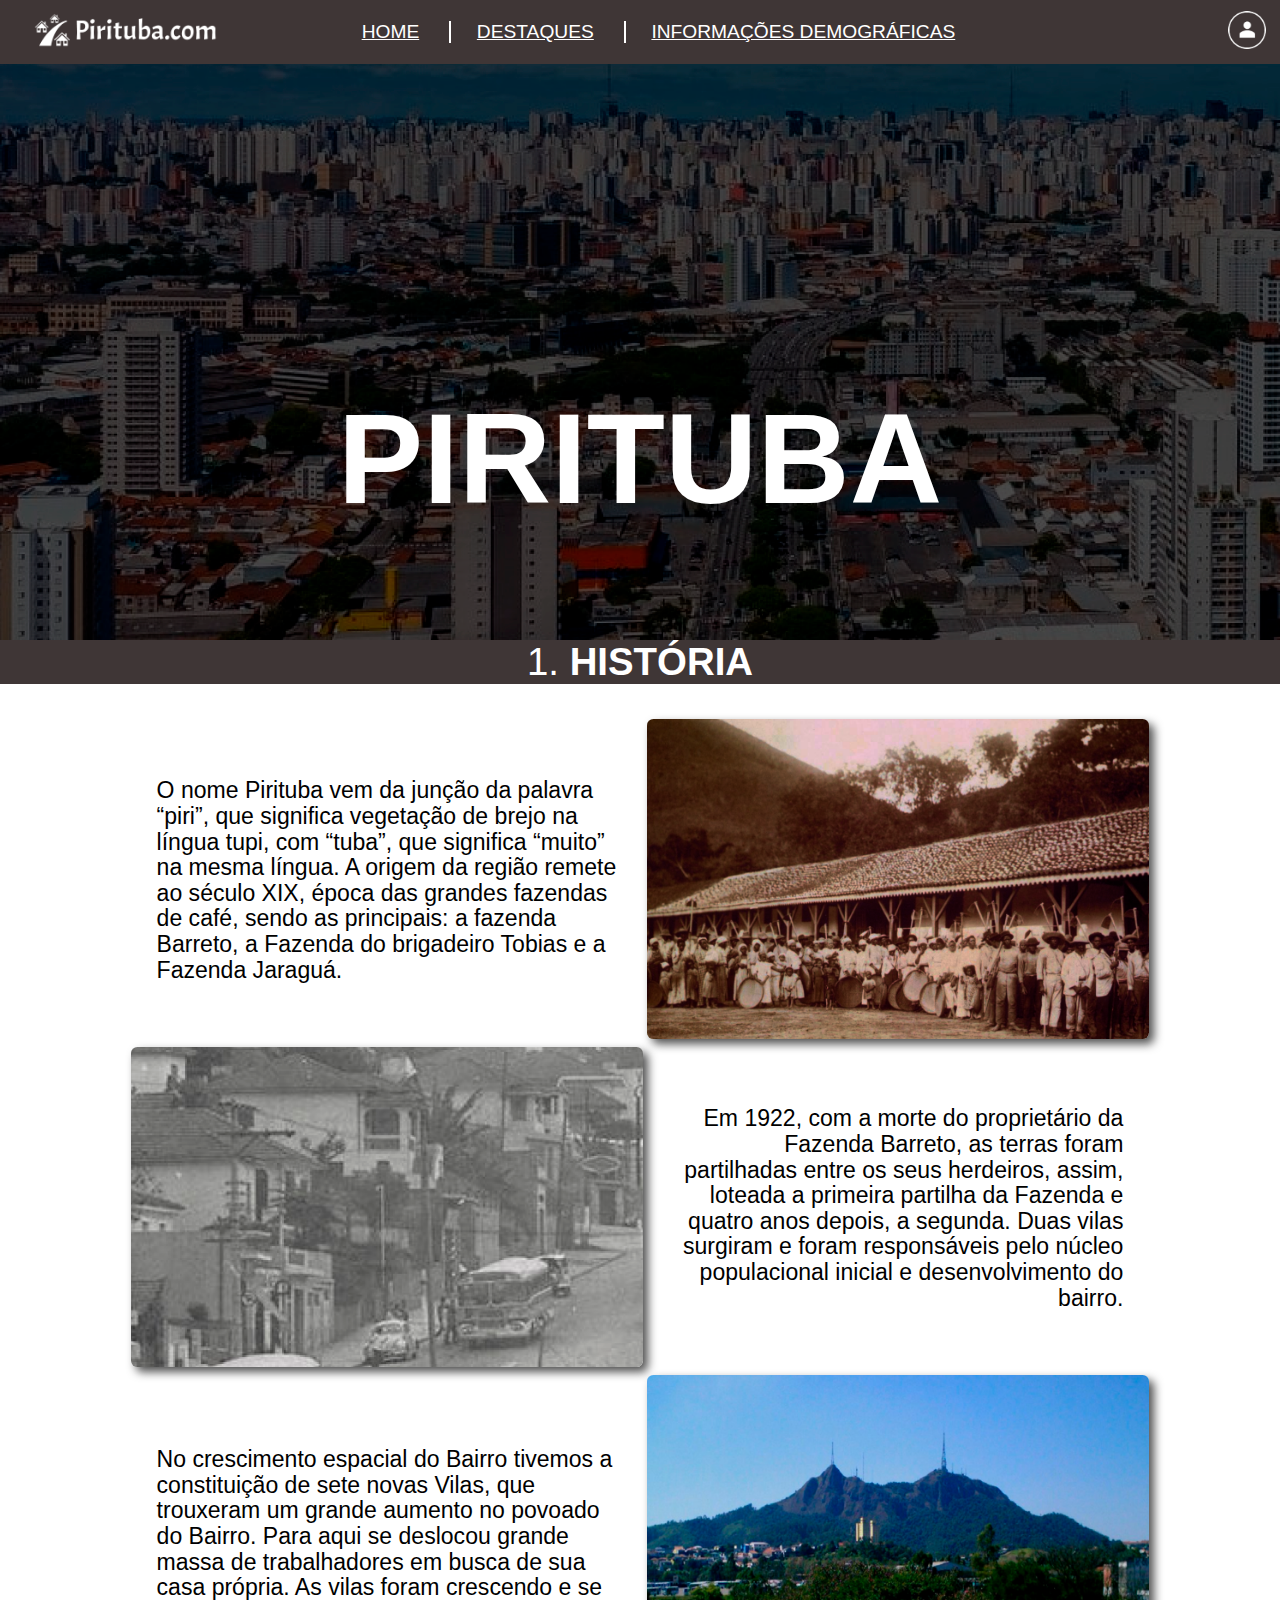
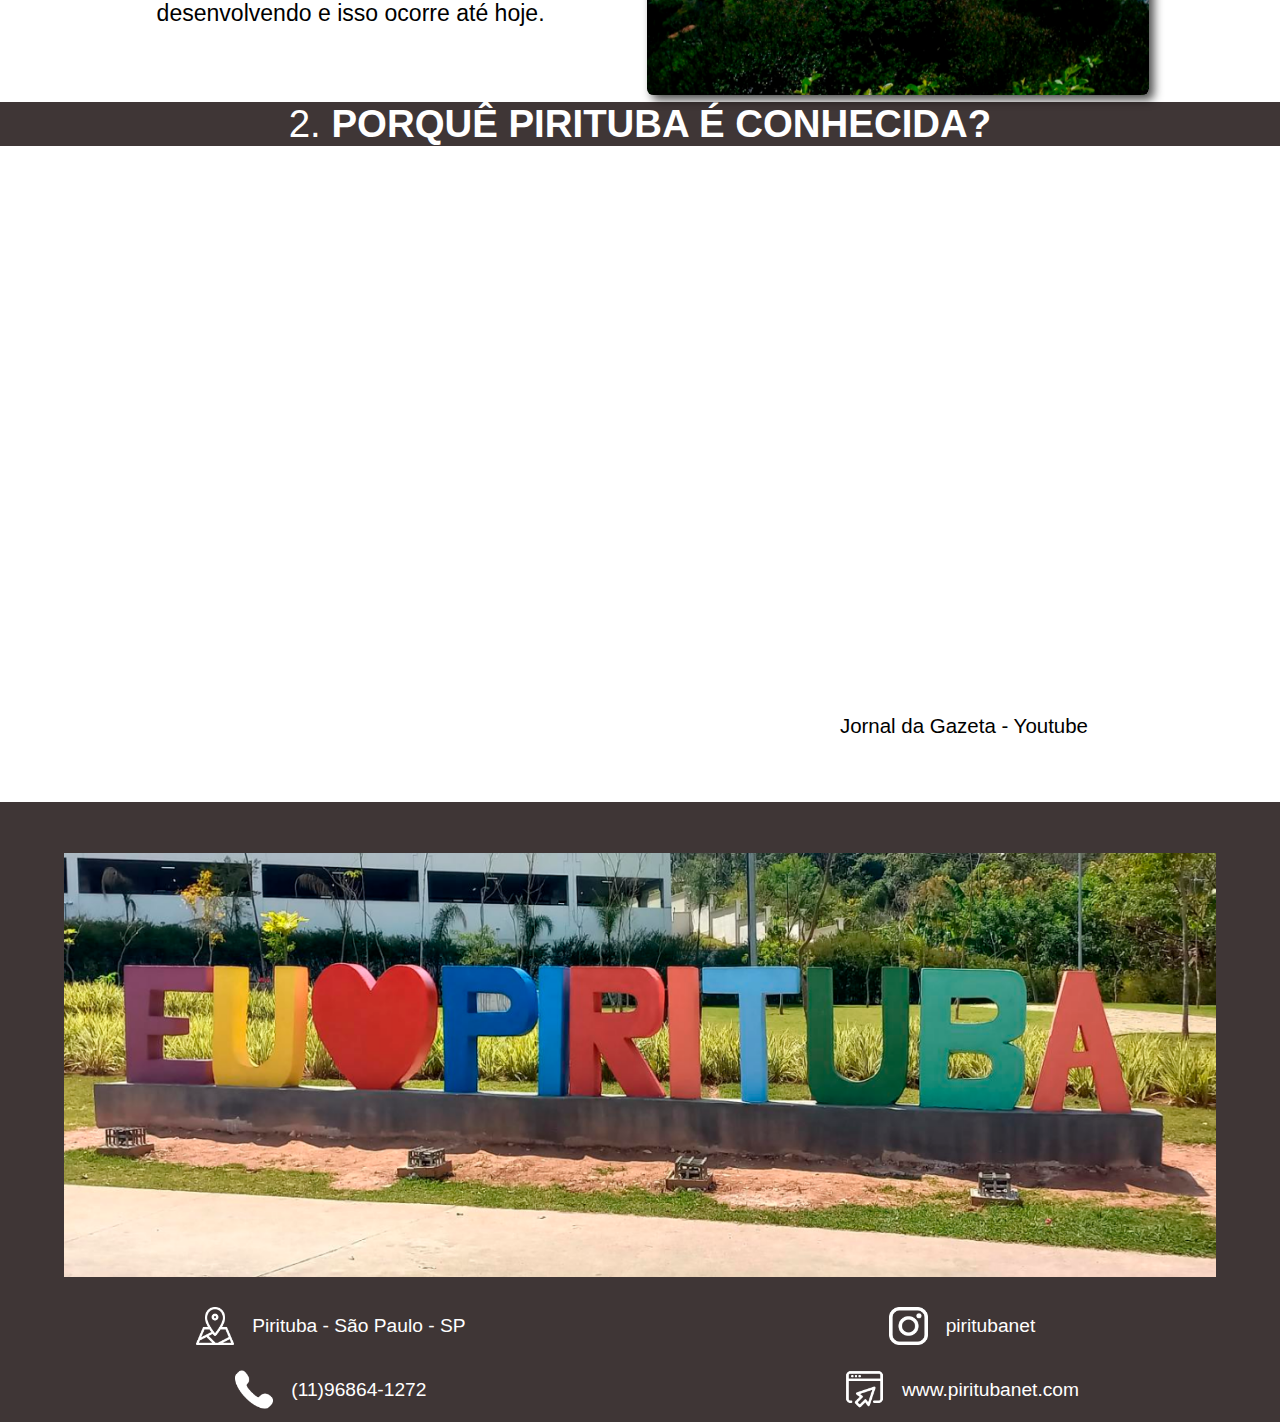
<file: site nina/index.html>
<!DOCTYPE html>
<html lang="pt-Br">
<head>
    <meta charset="UTF-8">
    <meta http-equiv="X-UA-Compatible" content="IE=edge">
    <meta name="viewport" content="width=device-width, initial-scale=1.0">
    <link href="http://fonts.cdnfonts.com/css/nats" rel="stylesheet">
    <link rel="stylesheet" href="styles/home.css">
    <link rel="stylesheet" href="styles/menu.css">
    <link rel="stylesheet" href="styles/rodapé.css">
    <link rel="shortcut icon" href="img/icones/logosite_ico.png.svg" type="image/x-icon" />
    <title>Pirituba.com</title>
</head>
<body>
    <header>
        <div>
            <img class="logo" src="img/icones/logo.png" alt="logo site">
        </div>
        <nav>
            <ul>
                <li><a href="index.html">home</a></li>
                <li><a href="destaques.html">destaques</a></li>
                <li><a href="informações.html">informações demográficas</a></li>
            </ul>
        </nav>
        <div>
            <a href="logar.html"><img class="perfil" src="img/icones/logar.png" alt="perfil"></a>
        </div>
    </header>
    <main>
        <div class="banner">
            <div class="banner-pirituba">
                <div class="imagem-pirituba"></div>
            </div>
            <div class="titulo">
                <h1>pirituba</h1>
            </div>
        </div>
        <section>
            <div class="sessão">
                <h2><span>1. </span>história</h2>
            </div>
            <table>
                <tr>
                    <td>
                        <p class="texto">O nome Pirituba vem da junção da palavra “piri”, que significa vegetação de brejo na língua tupi, com “tuba”, que significa “muito” na mesma língua. A origem da região remete ao século XIX, época das grandes fazendas de café, sendo as principais: a fazenda Barreto, a Fazenda do brigadeiro Tobias e a Fazenda Jaraguá.</p>
                    </td>
                    <td>
                        <img src="img/img1-home.png" alt="">
                    </td>
                </tr>
                <tr>
                    <td>
                        <img src="img/img2-home.png" alt="">
                    </td>
                    <td>
                        <p class="texto" style="text-align: right;">Em 1922, com a morte do proprietário da Fazenda Barreto, as terras foram partilhadas entre os seus herdeiros, assim, loteada a primeira partilha da Fazenda e quatro anos depois, a segunda. Duas vilas surgiram e foram responsáveis pelo núcleo populacional inicial e desenvolvimento do bairro. </p>
                    </td>
                </tr>
                <tr>
                    <td>
                        <p class="texto">No crescimento espacial do Bairro tivemos a constituição de sete novas Vilas, que trouxeram um gran­de aumento no povoado do Bairro. Para aqui se deslocou grande massa de traba­lhadores em busca de sua casa própria. As vilas foram crescendo e se desenvolvendo e isso ocorre até hoje.</p>
                    </td>
                    <td>
                        <img src="img/img3-home.png" alt="">
                    </td>
                </tr>
            </table>
        </section>
        <section>
            <div class="sessão">
                <h2><span>2. </span>PORQUÊ PIRITUBA É CONHECIDA?</h2>
            </div>
            <div class="video">
                <iframe src="https://www.youtube.com/embed/tgUgvyXcQ5I" title="YouTube video player" frameborder="0" allow="accelerometer; autoplay; clipboard-write; encrypted-media; gyroscope; picture-in-picture" allowfullscreen></iframe>
                <p>Jornal da Gazeta - Youtube</p>
            </div>
        </section>
    </main>
    <footer>
        <img class="imgHome" src="img/rodape-img-home.png" alt="">
        <div>
            <div>
                <a href="https://goo.gl/maps/THcJGbrKmmXYhrsR9" target="_blank">
                    <img src="img/icones/mapa.png" alt="">
                    <p>Pirituba - São Paulo - SP</p>
                </a>
            </div>
            <div>
                <a href="https://www.instagram.com/piritubanet/" target="_blank">
                    <img src="img/icones/instagram.png" alt="">
                    <p>piritubanet</p>
                </a>
            </div>
        </div>
        <div>
            <div>
                <a href="tel:+5511968641272" target="_blank">
                    <img src="img/icones/telefone.png" alt="">
                    <p>(11)96864-1272</p>
                </a>
            </div>
            <div>
                <a href="https://www.pirituba.net/" target="_blank">
                    <img src="img/icones/pagina-da-internet.png" alt="">
                    <p>www.piritubanet.com</p>
                </a>
            </div>
        </div>
    </footer>
</body>
</html>
</file>
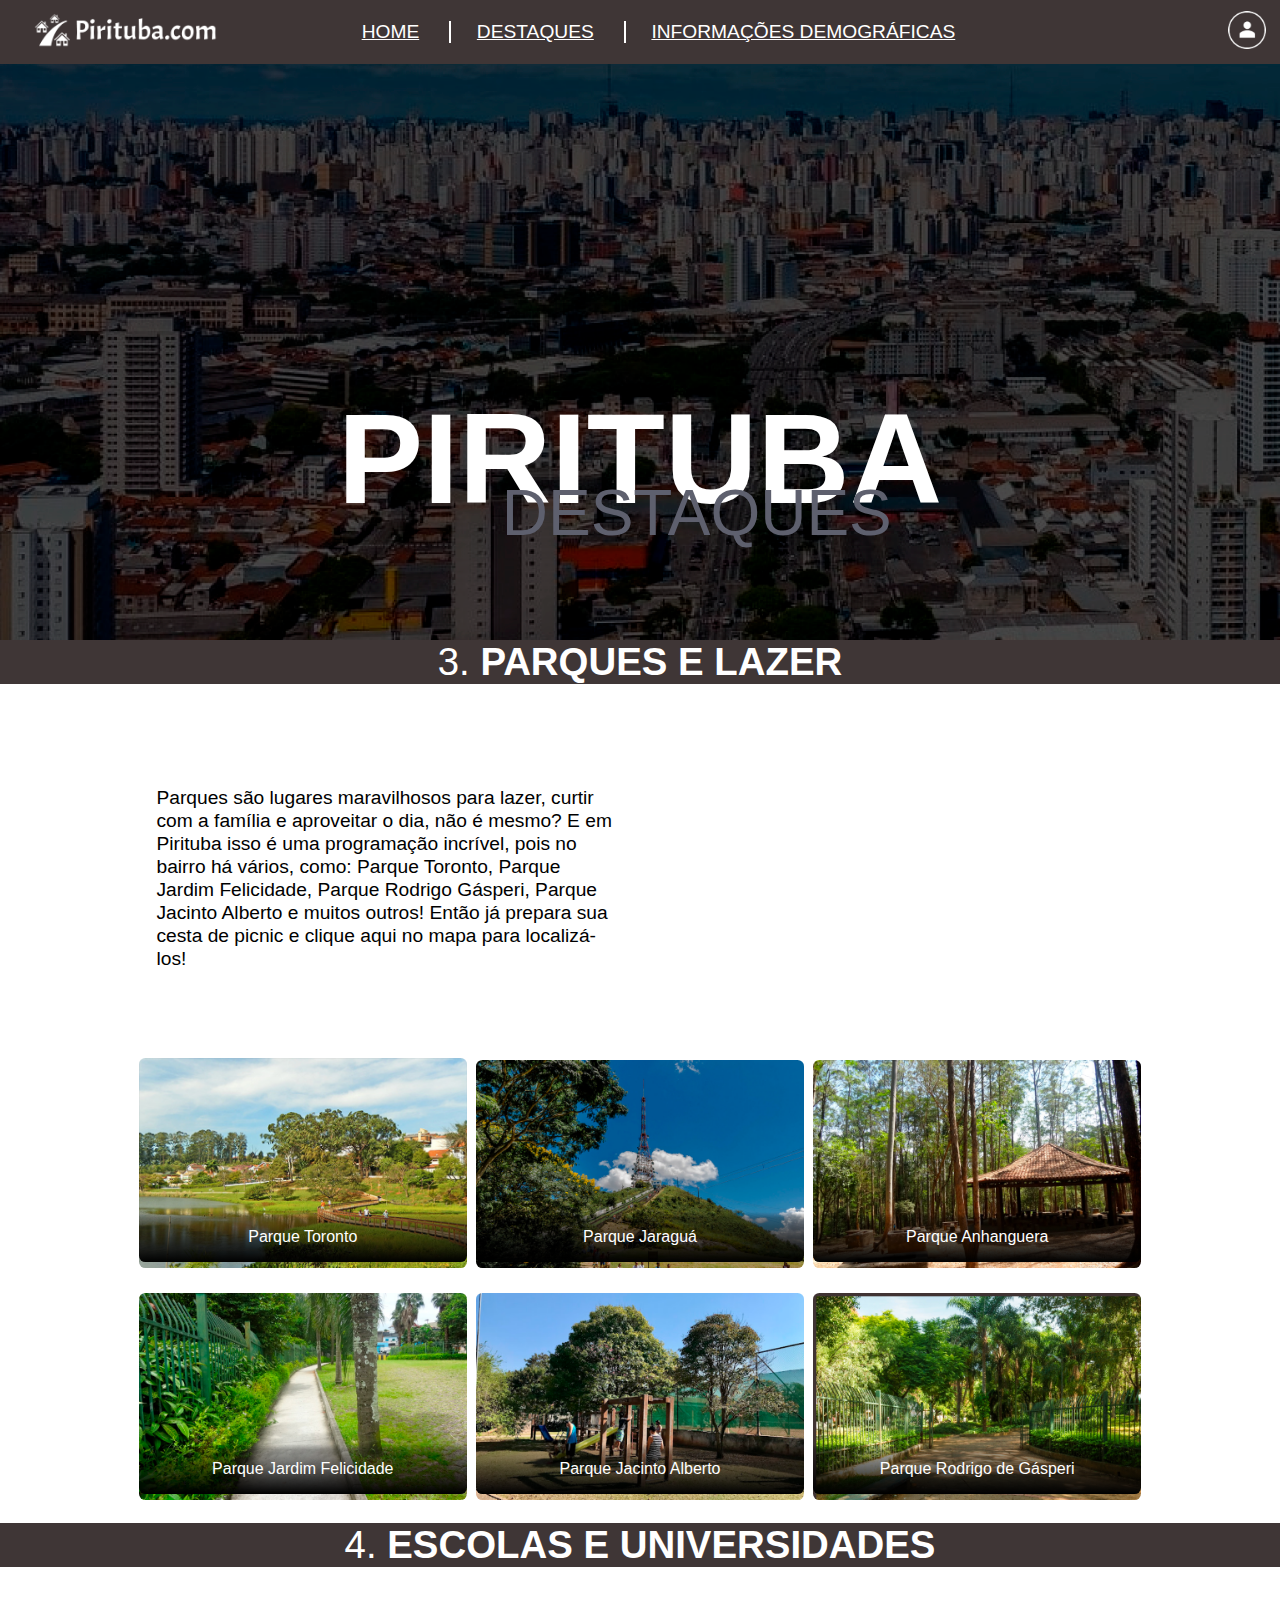
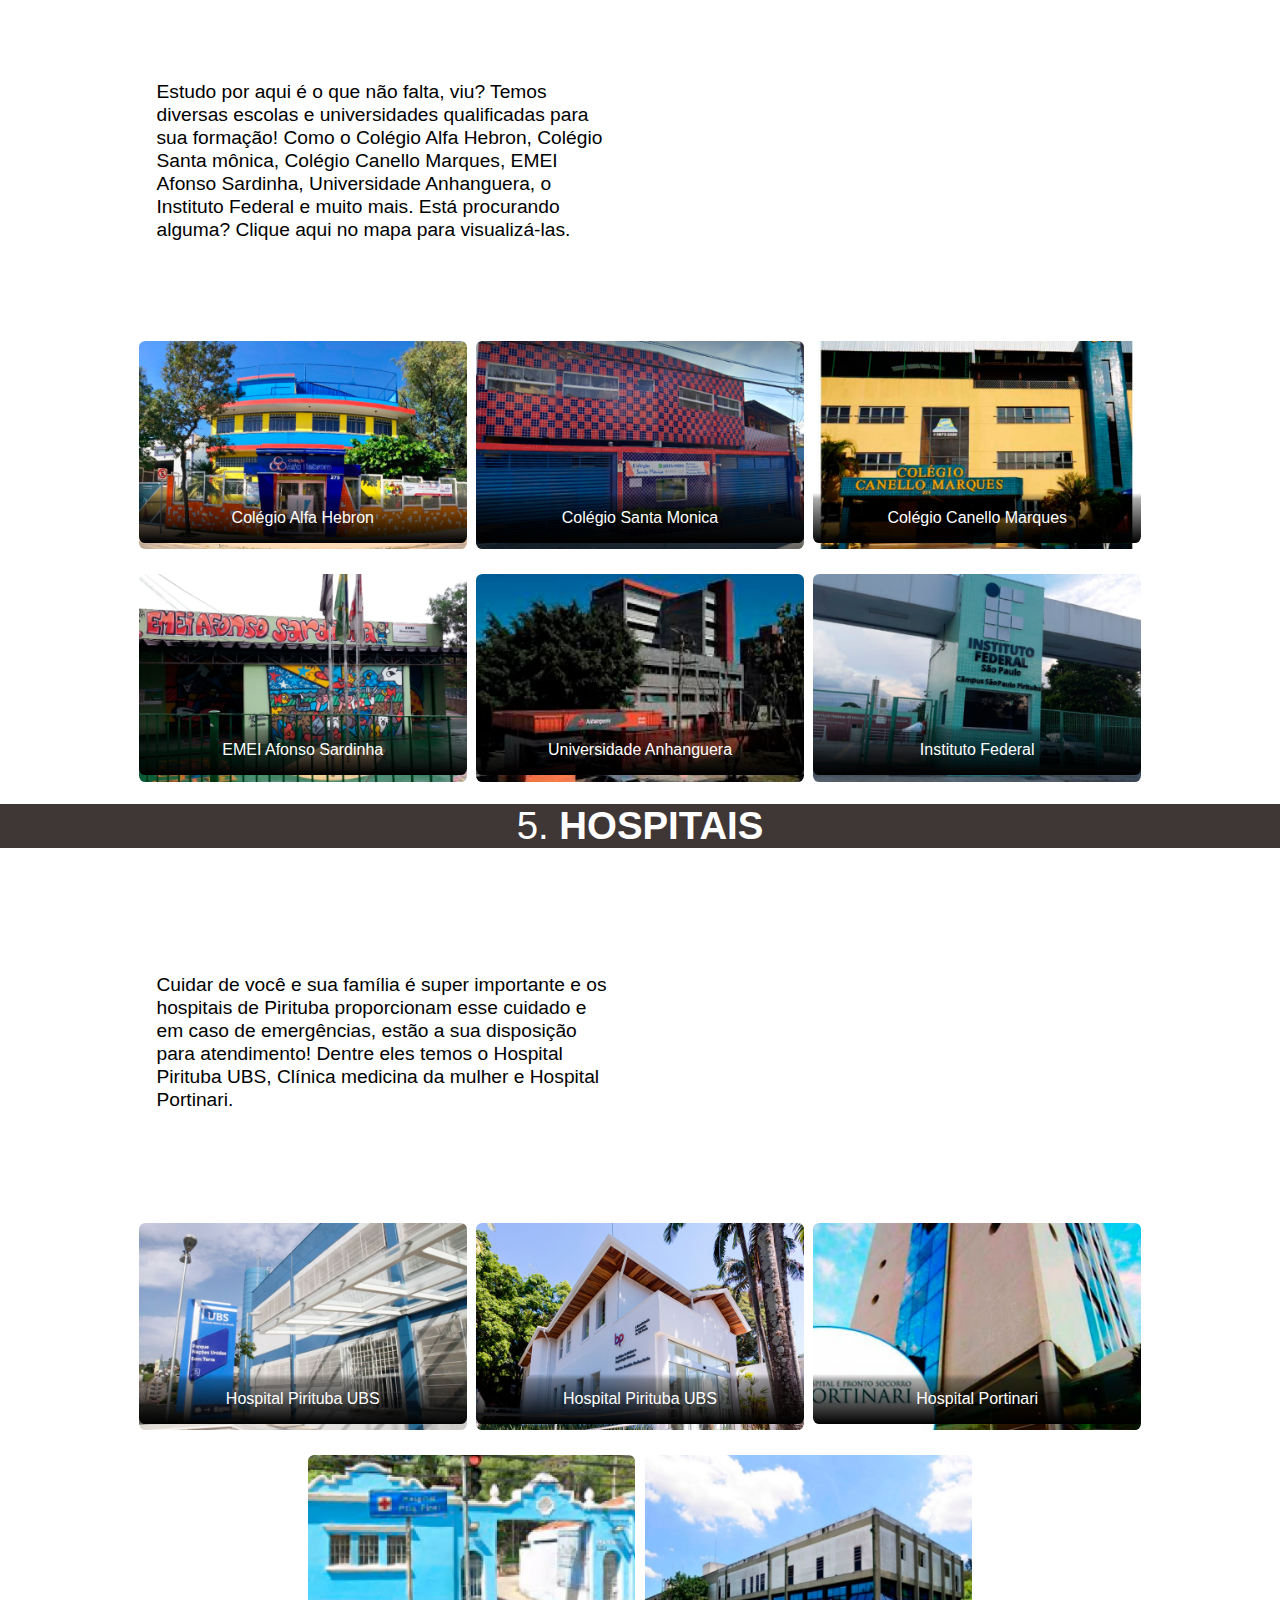
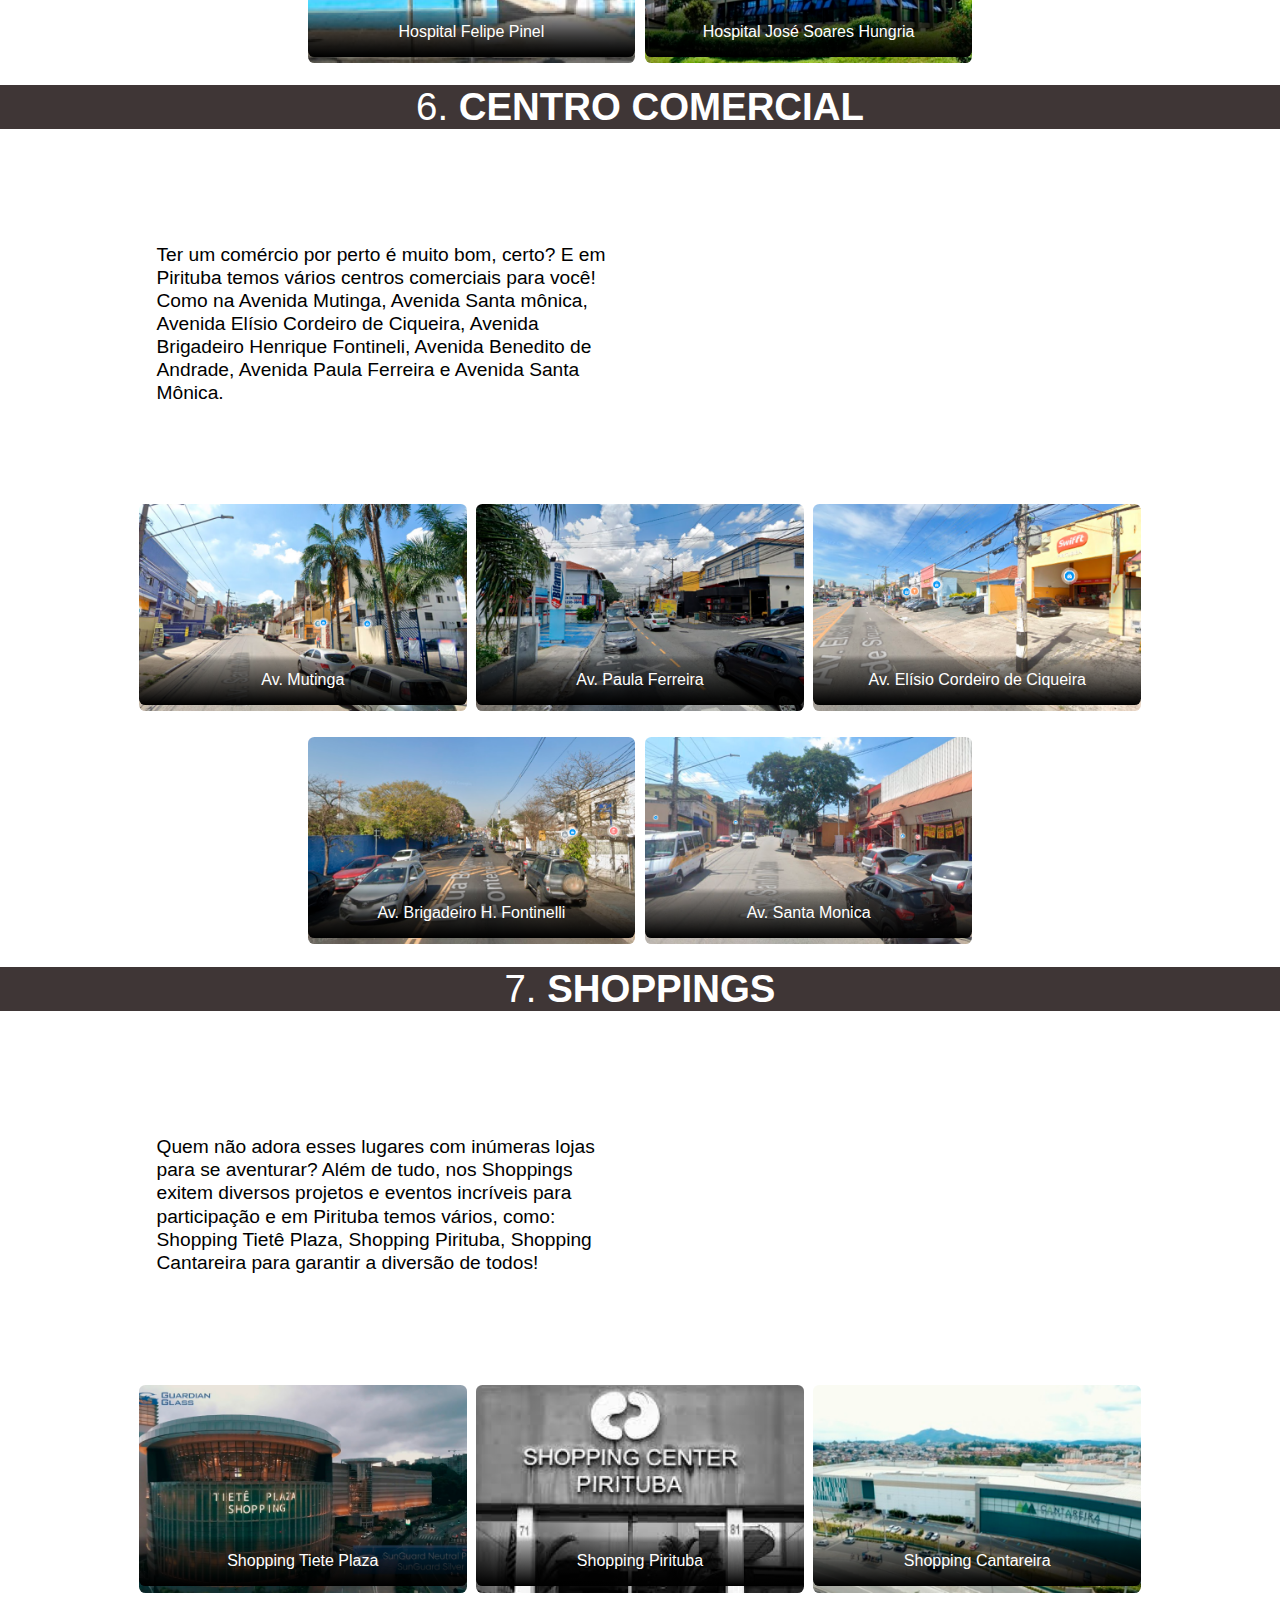
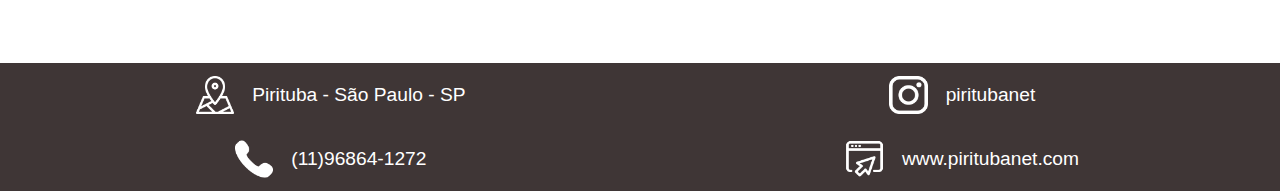
<file: site nina/destaques.html>
<!DOCTYPE html>
<html lang="pt-Br">
<head>
    <meta charset="UTF-8">
    <meta http-equiv="X-UA-Compatible" content="IE=edge">
    <meta name="viewport" content="width=device-width, initial-scale=1.0">
    <link href="http://fonts.cdnfonts.com/css/nats" rel="stylesheet">
    <link rel="stylesheet" href="styles/destaques.css">
    <link rel="stylesheet" href="styles/menu.css">
    <link rel="stylesheet" href="styles/rodapé.css">
    <link rel="shortcut icon" href="img/icones/logosite_ico.png.svg" type="image/x-icon" />
    <title>Pirituba.com - Destaques</title>
</head> 
<body>
    <header>
        <div>
            <img class="logo" src="img/icones/logo.png" alt="logo site">
        </div>
        <nav>
            <ul>
                <li><a href="index.html">home</a></li>
                <li><a href="destaques.html">destaques</a></li>
                <li><a href="informações.html">informações demográficas</a></li>
            </ul>
        </nav>
        <div>
            <a href="logar.html"><img class="perfil" src="img/icones/logar.png" alt="perfil"></a>
        </div>
    </header>
    <main>
        <div class="banner">
            <div class="banner-pirituba">
                <div class="imagem-pirituba"></div>
            </div>
            <div class="titulo">
                <h1>pirituba</h1>
                <p>destaques</p>
            </div>
        </div>
        <section>
            <div class="sessão">
                <h2><span>3. </span>parques e lazer</h2>
            </div>
            <div class="conteúdo">
                <div class="intro">
                    <div>
                        <p>Parques são lugares maravilhosos para lazer, curtir com a família e aproveitar o dia, não é mesmo? E em Pirituba isso é uma programação incrível, pois no bairro há vários, como: Parque Toronto, Parque Jardim Felicidade, Parque Rodrigo Gásperi, Parque Jacinto Alberto e muitos outros! Então já prepara sua cesta de picnic e clique aqui no mapa para localizá-los!</p>
                    </div>
                    <div>
                        <iframe src="https://www.google.com/maps/embed?pb=!1m12!1m8!1m3!1d58574.32781839535!2d-46.745166!3d-23.4281422!3m2!1i1024!2i768!4f13.1!2m1!1sparques%20pirituba!5e0!3m2!1spt-BR!2sbr!4v1665599627262!5m2!1spt-BR!2sbr" width="600" height="450" style="border:0;" allowfullscreen="" loading="lazy" referrerpolicy="no-referrer-when-downgrade"></iframe>
                    </div>
                </div>
                <div class="imagensAssunto">
                    <ul>
                        <li>
                            <img src="img/lugares/img1.png" alt="">
                            <div class="tituloImg">
                                <p>Parque Toronto</p>
                            </div>
                        </li>
                        <li>
                            <img src="img/lugares/img2.png" alt="">
                            <div class="tituloImg">
                                <p>Parque Jaraguá</p>
                            </div>
                        </li>
                        <li>
                            <img src="img/lugares/img3.png" alt="">
                            <div class="tituloImg">
                                <p>Parque Anhanguera</p>
                            </div>
                        </li>
                    </ul>
                    <ul>
                        <li>
                            <img src="img/lugares/img4.png" alt="">
                            <div class="tituloImg">
                                <p>Parque Jardim Felicidade</p>
                            </div>
                        </li>
                        <li>
                            <img src="img/lugares/img5.png" alt="">
                            <div class="tituloImg">
                                <p>Parque Jacinto Alberto</p>
                            </div>
                        </li>
                        <li>
                            <img src="img/lugares/img6.png" alt="">
                            <div class="tituloImg">
                                <p>Parque Rodrigo de Gásperi</p>
                            </div>
                        </li>
                    </ul>
                </div>
            </div>
        </section>
        <section>
            <div class="sessão">
                <h2><span>4. </span>escolas e universidades</h2>
            </div>
            <div class="conteúdo">
                <div class="intro">
                    <div>
                        <p>Estudo por aqui é o que não falta, viu? Temos diversas escolas e universidades qualificadas para sua formação! Como o Colégio Alfa Hebron, Colégio Santa mônica, Colégio Canello Marques, EMEI Afonso Sardinha, Universidade Anhanguera, o Instituto Federal e muito mais. Está procurando alguma? Clique aqui no mapa para visualizá-las.</p>
                    </div>
                    <div>
                        <iframe src="https://www.google.com/maps/embed?pb=!1m12!1m8!1m3!1d3659.431022159047!2d-46.7453972!3d-23.4809797!3m2!1i1024!2i768!4f13.1!2m1!1sescolas%20em%20pirituba%20sp!5e0!3m2!1spt-BR!2sbr!4v1665663356084!5m2!1spt-BR!2sbr" width="600" height="450" style="border:0;" allowfullscreen="" loading="lazy" referrerpolicy="no-referrer-when-downgrade"></iframe>
                    </div>
                </div>
                <div class="imagensAssunto">
                    <ul>
                        <li>
                            <img src="img/lugares/img7.png" alt="">
                            <div class="tituloImg">
                                <p>Colégio Alfa Hebron</p>
                            </div>
                        </li>
                        <li>
                            <img src="img/lugares/img8.png" alt="">
                            <div class="tituloImg">
                                <p>Colégio Santa Monica</p>
                            </div>
                        </li>
                        <li>
                            <img src="img/lugares/img9.png" alt="">
                            <div class="tituloImg">
                                <p>Colégio Canello Marques</p>
                            </div>
                        </li>
                    </ul>
                    <ul>
                        <li>
                            <img src="img/lugares/img10.png" alt="">
                            <div class="tituloImg">
                                <p>EMEI Afonso Sardinha</p>
                            </div>
                        </li>
                        <li>
                            <img src="img/lugares/img11.png" alt="">
                            <div class="tituloImg">
                                <p>Universidade Anhanguera</p>
                            </div>
                        </li>
                        <li>
                            <img src="img/lugares/img12.png" alt="">
                            <div class="tituloImg">
                                <p>Instituto Federal</p>
                            </div>
                        </li>
                    </ul>
                </div>
            </div>
        </section>
        <section>
            <div class="sessão">
                <h2><span>5. </span>hospitais</h2>
            </div>
            <div class="conteúdo">
                <div class="intro">
                    <div>
                        <p>Cuidar de você e sua família é super importante e os hospitais de Pirituba proporcionam esse cuidado e em caso de emergências, estão a sua disposição para atendimento! Dentre eles temos o Hospital Pirituba UBS, Clínica medicina da mulher e Hospital Portinari.</p>
                    </div>
                    <div>
                        <iframe src="https://www.google.com/maps/embed?pb=!1m16!1m12!1m3!1d34755.03869293559!2d-46.74584026548758!3d-23.516214791184176!2m3!1f0!2f0!3f0!3m2!1i1024!2i768!4f13.1!2m1!1shospitais%20em%20pirituba%20sp!5e0!3m2!1spt-BR!2sbr!4v1665999173122!5m2!1spt-BR!2sbr" width="600" height="450" style="border:0;" allowfullscreen="" loading="lazy" referrerpolicy="no-referrer-when-downgrade"></iframe>
                    </div>
                </div>
                <div class="imagensAssunto">
                    <ul>
                        <li>
                            <img src="img/lugares/img13.png" alt="">
                            <div class="tituloImg">
                                <p>Hospital Pirituba UBS</p>
                            </div>
                        </li>
                        <li>
                            <img src="img/lugares/img14.png" alt="">
                            <div class="tituloImg">
                                <p>Hospital Pirituba UBS</p>
                            </div>
                        </li>
                        <li>
                            <img src="img/lugares/img15.png" alt="">
                            <div class="tituloImg">
                                <p>Hospital Portinari</p>
                            </div>
                        </li>
                    </ul>
                    <ul>
                        <li>
                            <img src="img/lugares/img16.png" alt="">
                            <div class="tituloImg">
                                <p>Hospital Felipe Pinel</p>
                            </div>
                        </li>
                        <li>
                            <img src="img/lugares/img17.png" alt="">
                            <div class="tituloImg">
                                <p>Hospital José Soares Hungria</p>
                            </div>
                        </li>
                    </ul>
                </div>
            </div>
        </section>
        <section>
            <div class="sessão">
                <h2><span>6. </span>centro comercial</h2>
            </div>
            <div class="conteúdo">
                <div class="intro">
                    <div>
                        <p>Ter um comércio por perto é muito bom, certo? E em Pirituba temos vários centros comerciais para você! Como na Avenida Mutinga, Avenida Santa mônica, Avenida Elísio Cordeiro de Ciqueira, Avenida Brigadeiro Henrique Fontineli, Avenida Benedito de Andrade, Avenida Paula Ferreira e Avenida Santa Mônica.</p>
                    </div>
                    <div>
                        <iframe src="https://www.google.com/maps/embed?pb=!1m12!1m8!1m3!1d3659.431022159047!2d-46.7453972!3d-23.4809797!3m2!1i1024!2i768!4f13.1!2m1!1scom%C3%A9rcios%20em%20pirituba!5e0!3m2!1spt-BR!2sbr!4v1665666895693!5m2!1spt-BR!2sbr" width="600" height="450" style="border:0;" allowfullscreen="" loading="lazy" referrerpolicy="no-referrer-when-downgrade"></iframe>
                    </div>
                </div>
                <div class="imagensAssunto">
                    <ul>
                        <li>
                            <img src="img/lugares/img18.png" alt="">
                            <div class="tituloImg">
                                <p>Av. Mutinga</p>
                            </div>
                        </li>
                        <li>
                            <img src="img/lugares/img19.png" alt="">
                            <div class="tituloImg">
                                <p>Av. Paula Ferreira</p>
                            </div>
                        </li>
                        <li>
                            <img src="img/lugares/img20.png" alt="">
                            <div class="tituloImg">
                                <p>Av. Elísio Cordeiro de Ciqueira</p>
                            </div>
                        </li>
                    </ul>
                    <ul>
                        <li>
                            <img src="img/lugares/img21.png" alt="">
                            <div class="tituloImg">
                                <p>Av. Brigadeiro H. Fontinelli</p>
                            </div>
                        </li>
                        <li>
                            <img src="img/lugares/img22.png" alt="">
                            <div class="tituloImg">
                                <p>Av. Santa Monica</p>
                            </div>
                        </li>
                    </ul>
                </div>
            </div>
        </section>
        <section>
            <div class="sessão">
                <h2><span>7. </span>shoppings</h2>
            </div>
            <div class="conteúdo">
                <div class="intro">
                    <div>
                        <p>Quem não adora esses lugares com inúmeras lojas para se aventurar? Além de tudo, nos Shoppings exitem diversos projetos e eventos incríveis para participação e em Pirituba temos vários, como: Shopping Tietê Plaza, Shopping Pirituba, Shopping Cantareira para garantir a diversão de todos!</p>
                    </div>
                    <div>
                        <iframe src="https://www.google.com/maps/embed?pb=!1m16!1m12!1m3!1d1829.6172005764213!2d-46.720943441995004!3d-23.488065186208715!2m3!1f0!2f0!3f0!3m2!1i1024!2i768!4f13.1!2m1!1sshoppings%20pirituba!5e0!3m2!1spt-BR!2sbr!4v1665667144615!5m2!1spt-BR!2sbr" width="600" height="450" style="border:0;" allowfullscreen="" loading="lazy" referrerpolicy="no-referrer-when-downgrade"></iframe>
                    </div>
                </div>
                <div class="imagensAssunto">
                    <ul>
                        <li>
                            <img src="img/lugares/img23.png" alt="">
                            <div class="tituloImg">
                                <p>Shopping Tiete Plaza</p>
                            </div>
                        </li>
                        <li>
                            <img src="img/lugares/img24.png" alt="">
                            <div class="tituloImg">
                                <p>Shopping Pirituba</p>
                            </div>
                        </li>
                        <li>
                            <img src="img/lugares/img25.png" alt="">
                            <div class="tituloImg">
                                <p>Shopping Cantareira</p>
                            </div>
                        </li>
                    </ul>
                </div>
            </div>
        </section>
    </main>
    <footer>
        <div>
            <div>
                <a href="https://goo.gl/maps/THcJGbrKmmXYhrsR9" target="_blank">
                    <img src="img/icones/mapa.png" alt="">
                    <p>Pirituba - São Paulo - SP</p>
                </a>
            </div>
            <div>
                <a href="https://www.instagram.com/piritubanet/" target="_blank">
                    <img src="img/icones/instagram.png" alt="">
                    <p>piritubanet</p>
                </a>
            </div>
        </div>
        <div>
            <div>
                <a href="tel:+5511968641272" target="_blank">
                    <img src="img/icones/telefone.png" alt="">
                    <p>(11)96864-1272</p>
                </a>
            </div>
            <div>
                <a href="https://www.pirituba.net/" target="_blank">
                    <img src="img/icones/pagina-da-internet.png" alt="">
                    <p>www.piritubanet.com</p>
                </a>
            </div>
        </div>
    </footer>
</body>
</html>
</file>
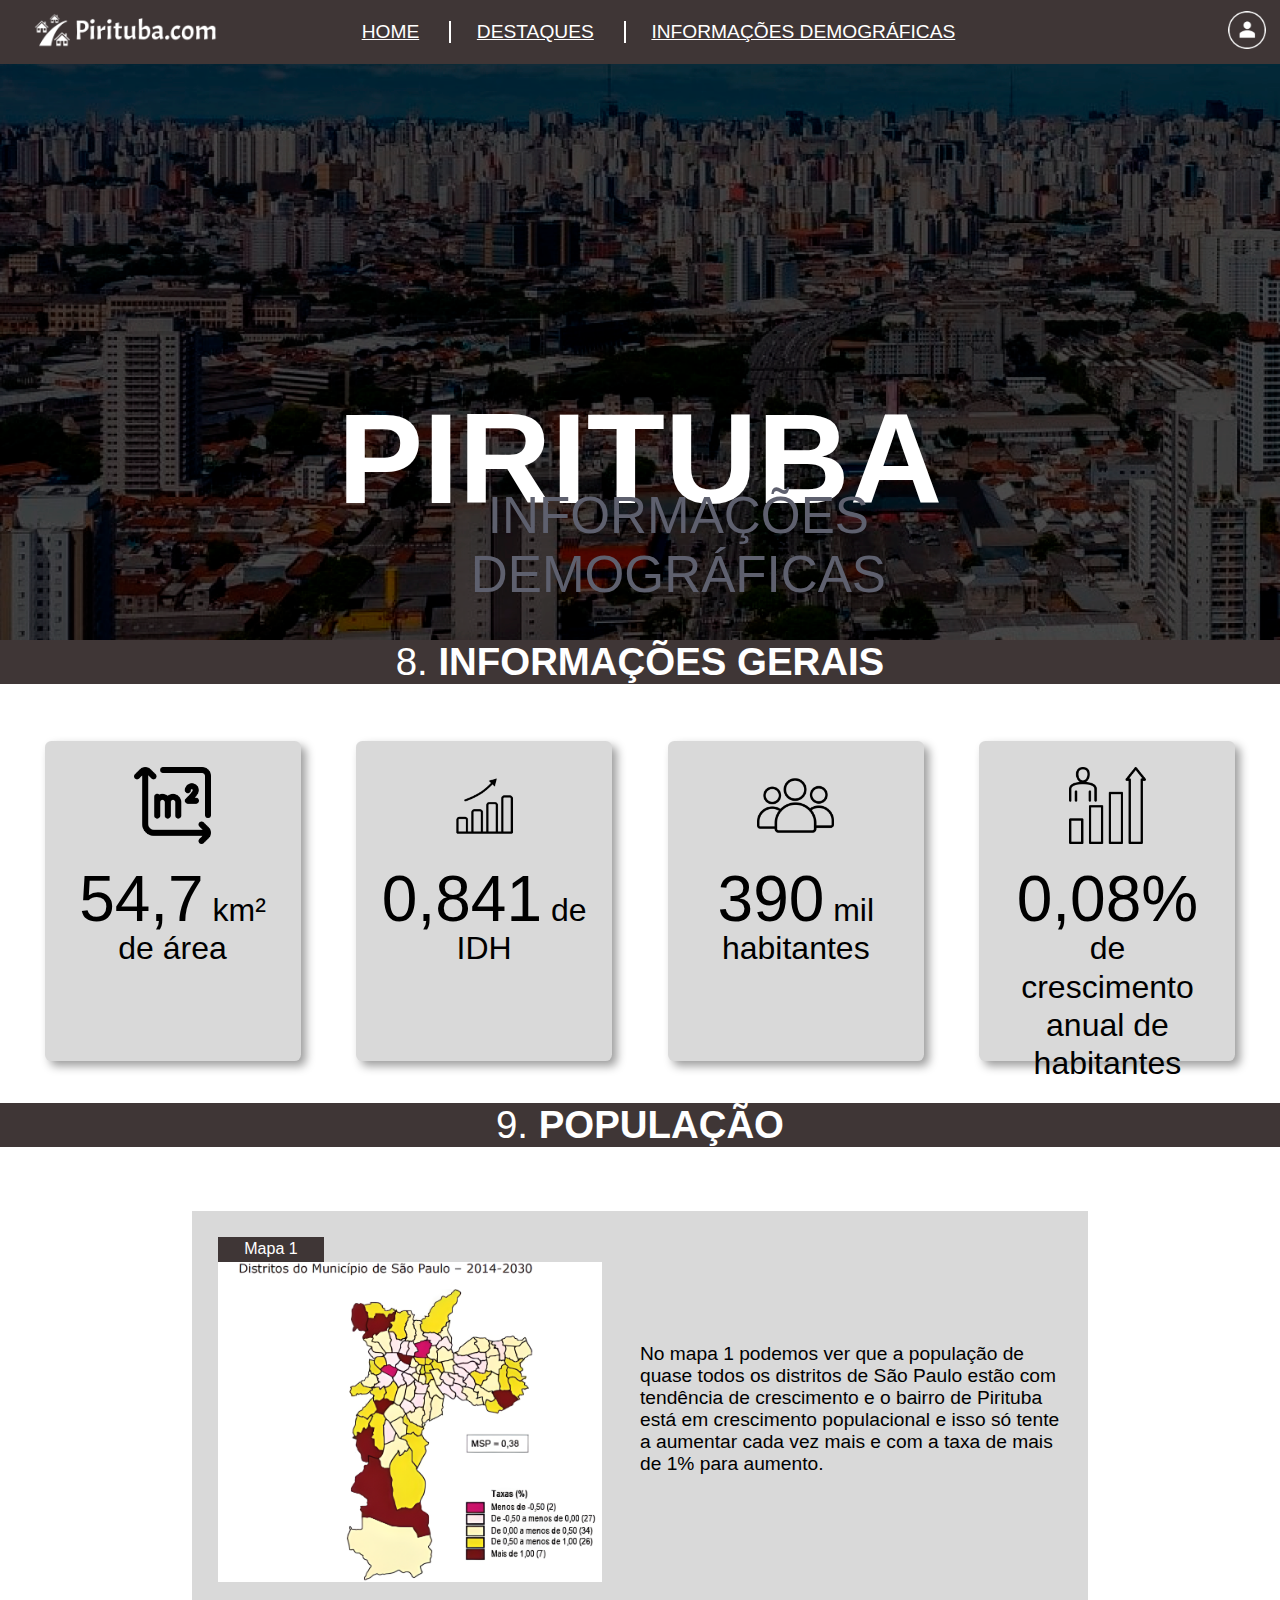
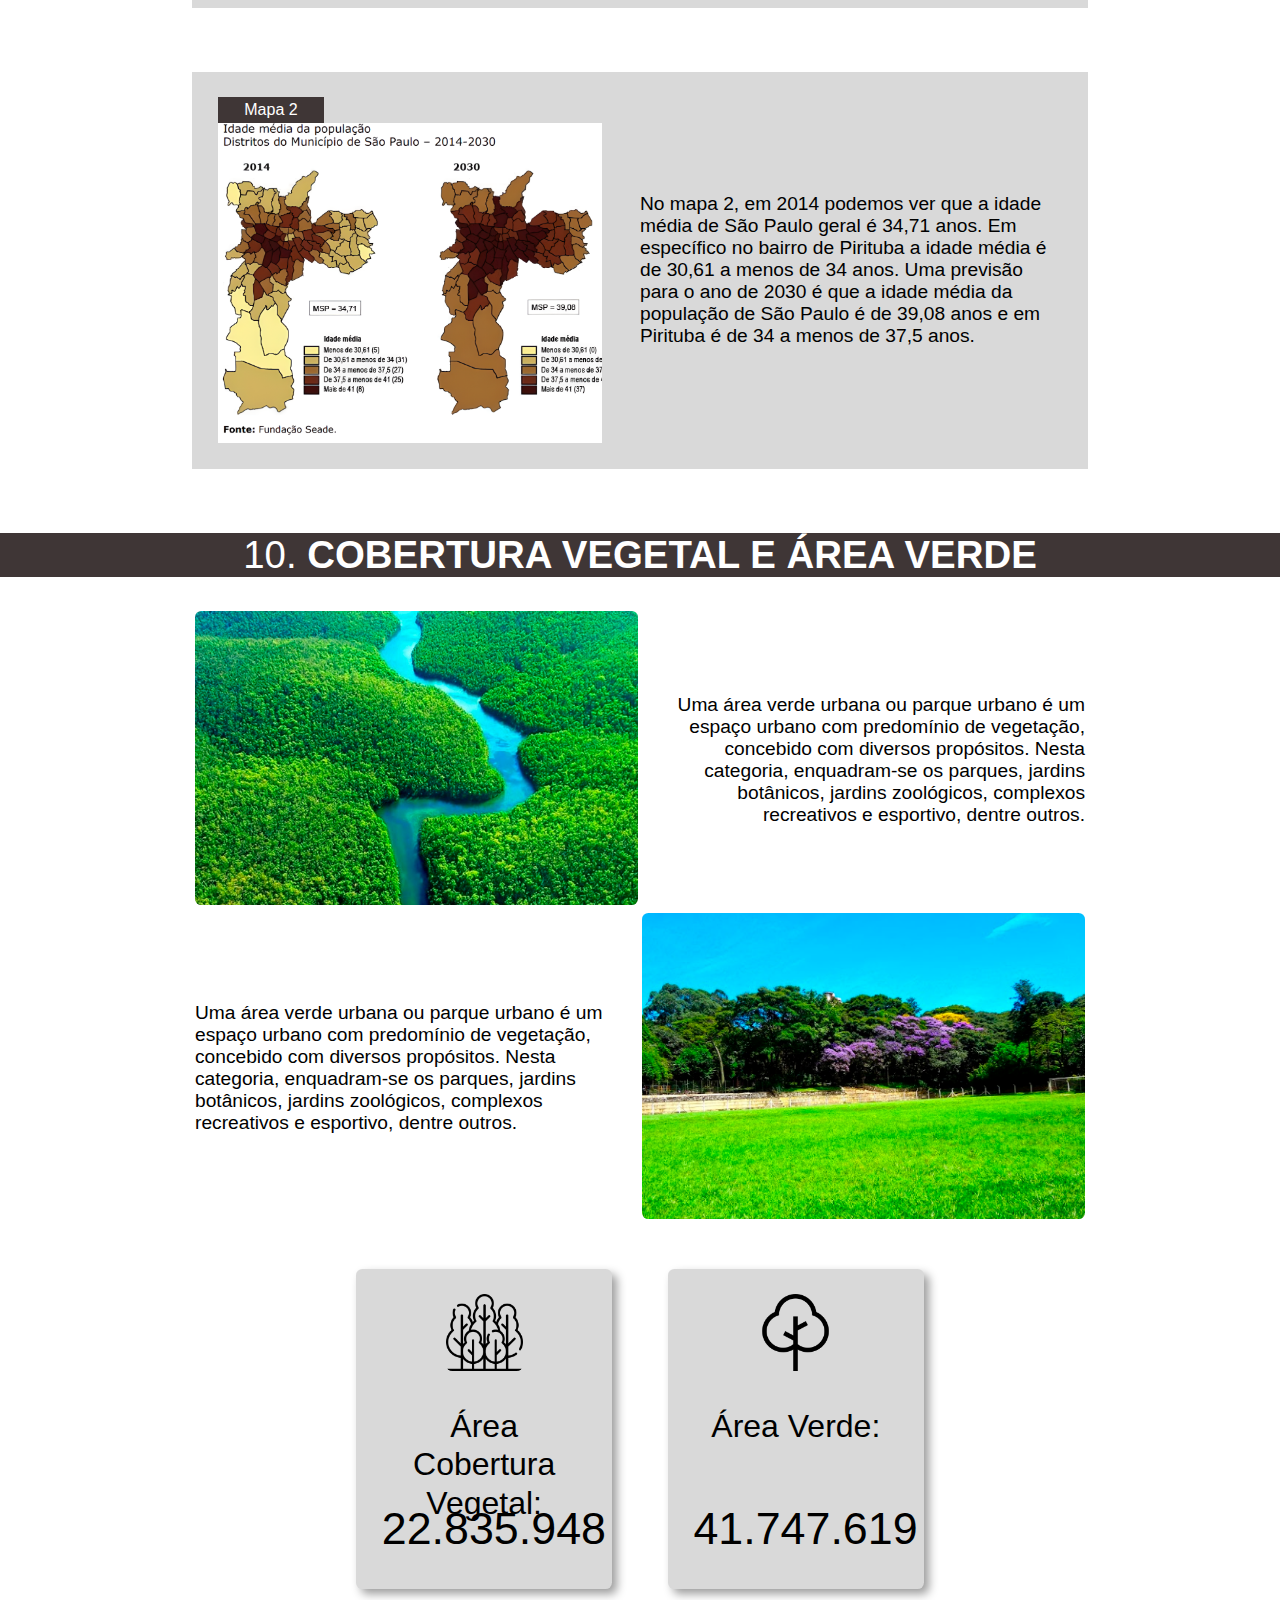
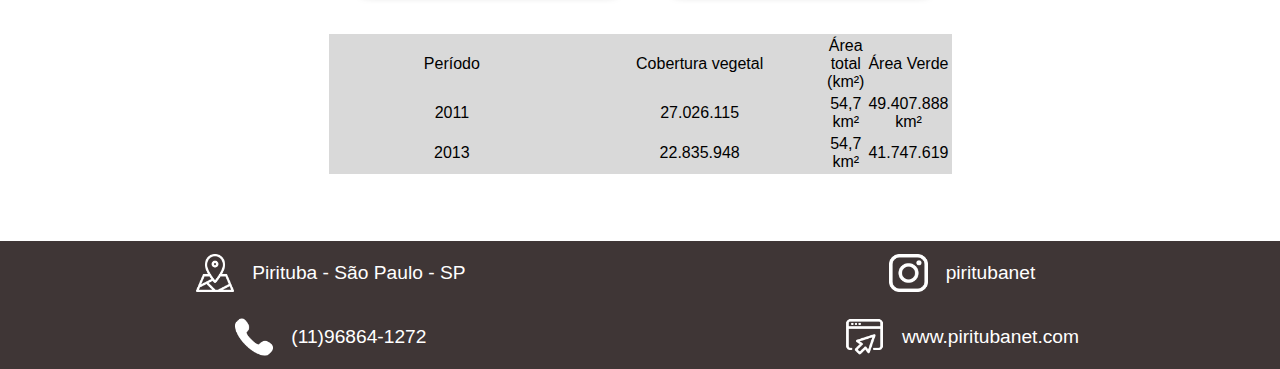
<file: site nina/informações.html>
<!DOCTYPE html>
<html lang="pt-Br">
<head>
    <meta charset="UTF-8">
    <meta http-equiv="X-UA-Compatible" content="IE=edge">
    <meta name="viewport" content="width=device-width, initial-scale=1.0">
    <link href="http://fonts.cdnfonts.com/css/nats" rel="stylesheet">
    <link href="http://fonts.cdnfonts.com/css/acme" rel="stylesheet">
    <link rel="stylesheet" href="styles/informações.css">
    <link rel="stylesheet" href="styles/menu.css">
    <link rel="stylesheet" href="styles/rodapé.css">
    <link rel="shortcut icon" href="img/icones/logosite_ico.png.svg" type="image/x-icon" />
    <title>Pirituba.com - Info Demográficas</title>
</head>
<body>
    <header>
        <div>
            <img class="logo" src="img/icones/logo.png" alt="logo site">
        </div>
        <nav>
            <ul>
                <li><a href="index.html">home</a></li>
                <li><a href="destaques.html">destaques</a></li>
                <li><a href="informações.html">informações demográficas</a></li>
            </ul>
        </nav>
        <div>
            <a href="logar.html"><img class="perfil" src="img/icones/logar.png" alt="perfil"></a>
        </div>
    </header>
    <main>
        <div class="banner">
            <div class="banner-pirituba">
                <div class="imagem-pirituba"></div>
            </div>
            <div class="titulo">
                <h1>pirituba</h1>
                <p>informações demográficas</p>
            </div>
        </div>
        <section>
            <div class="sessão">
                <h2><span>8. </span>informações gerais</h2>
            </div>
            <ul class="cards">
                <li>
                    <div>
                        <img src="img/icones/area.png" alt="">
                        <div>
                            <p><span class="bigNumber">54,7</span> km² de área</p>
                        </div>
                    </div>
                </li>
                <li>
                    <div>
                        <img src="img/icones/idh.png" alt="">
                        <div>
                            <p><span class="bigNumber">0,841</span> de IDH</p>
                        </div>
                    </div>
                </li>
                <li>
                    <div>
                        <img src="img/icones/pessoas.png" alt="">
                        <div>
                            <p><span class="bigNumber">390</span> mil habitantes</p>
                        </div>
                    </div>
                </li>
                <li>
                    <div>
                        <img src="img/icones/crescimento-pessoas.png" alt="">
                        <div>
                            <p><span class="bigNumber">0,08%</span> de crescimento anual de habitantes</p>
                        </div>
                    </div>
                </li>
            </ul>
        </section>
        <section class="populacao">
            <div class="sessão">
                <h2><span>9. </span>População</h2>
            </div>
            <div class="conteudo">
                <div class="mapa1">
                    <div class="mapa">
                        <div class="mapaTexto">
                            <p>Mapa 1</p>
                        </div>
                        <img src="img/mapa1-informaçõe.png" alt=""></img>
                    </div>
                    <div class="texto">
                        <p>No mapa 1 podemos ver que a população de quase todos os distritos de São Paulo estão com tendência de crescimento e o bairro de Pirituba está em crescimento populacional e isso só tente a aumentar cada vez mais e com a taxa de mais de 1% para aumento.</p>
                    </div>
                </div>
                <div class="mapa2">
                        <div class="mapa">
                            <div class="mapaTexto">
                                <p>Mapa 2</p>
                            </div>
                            <img src="img/mapa2-informções.png" alt=""></img>
                        </div>
                        <div class="texto">
                            <p>No mapa 2, em 2014 podemos ver que a idade média de São Paulo geral é 34,71 anos. Em específico no bairro de Pirituba a idade média é de 30,61 a menos de 34 anos. Uma previsão para o ano de 2030 é que a idade média da população de São Paulo é de 39,08 anos  e em Pirituba é de 34 a menos de 37,5 anos. </p>
                        </div>
                </div>
            </div>
        </section>
        <section class="cobertura">
            <div class="sessão">
                <h2><span>10. </span>cobertura vegetal e área verde</h2>
            </div>
            <table>
                <tr>
                    <td>
                        <img src="img/img1-infos.png" alt="">
                    </td>
                    <td>
                        <p style="text-align: right;">Uma área verde urbana ou parque urbano é um espaço urbano com predomínio de vegetação, concebido com diversos propósitos. Nesta categoria, enquadram-se os parques, jardins botânicos, jardins zoológicos, complexos recreativos e esportivo, dentre outros.</p>
                    </td>
                </tr>
                <tr>
                    <td>
                        <p>Uma área verde urbana ou parque urbano é um espaço urbano com predomínio de vegetação, concebido com diversos propósitos. Nesta categoria, enquadram-se os parques, jardins botânicos, jardins zoológicos, complexos recreativos e esportivo, dentre outros.</p>
                    </td>
                    <td>
                        <img src="img/img2-infos.png" alt="">
                    </td>
                </tr>
                <tr>
                    <td colspan="2">
                        <ul class="cards">
                            <li>
                                <div>
                                    <img src="img/icones/arvore.png" alt="">
                                    <div>
                                        <p>Área Cobertura Vegetal:</p>
                                        <span class="bigNumber2">22.835.948</span>
                                    </div>
                                </div>
                            </li>
                            <li>
                                <div>
                                    <img src="img/icones/arvore2.png" alt="">
                                    <div>
                                        <p>Área Verde:</p>
                                        <span class="bigNumber2">41.747.619</span>
                                    </div>
                                </div>
                            </li>
                        </ul>
                    </td>
                </tr>
                <tr>
                    <td colspan="2">
                    <table class = table>
                        <tr>
                            <td>Período</td>
                            <td>Cobertura vegetal</td>
                            <td>Área total (km²)</td>
                            <td>Área Verde</td>
                        </tr>
                        <tr>
                            <td>2011</td>
                            <td>27.026.115</td>
                            <td>54,7 km²</td>
                            <td>49.407.888 km²</td>
                        </tr>
                        <tr>
                            <td>2013</td>
                            <td>22.835.948</td>
                            <td>54,7 km²</td>
                            <td>41.747.619</td>
                        </tr>
                    </table>
                    </td>
                </tr>
            </table>
        </section>
    </main>
    <footer>
        <div>
            <div>
                <a href="https://goo.gl/maps/THcJGbrKmmXYhrsR9" target="_blank">
                    <img src="img/icones/mapa.png" alt="">
                    <p>Pirituba - São Paulo - SP</p>
                </a>
            </div>
            <div>
                <a href="https://www.instagram.com/piritubanet/" target="_blank">
                    <img src="img/icones/instagram.png" alt="">
                    <p>piritubanet</p>
                </a>
            </div>
        </div>
        <div>
            <div>
                <a href="tel:+5511968641272" target="_blank">
                    <img src="img/icones/telefone.png" alt="">
                    <p>(11)96864-1272</p>
                </a>
            </div>
            <div>
                <a href="https://www.pirituba.net/" target="_blank">
                    <img src="img/icones/pagina-da-internet.png" alt="">
                    <p>www.piritubanet.com</p>
                </a>
            </div>
        </div>
    </footer>
</body>
</html>
</file>
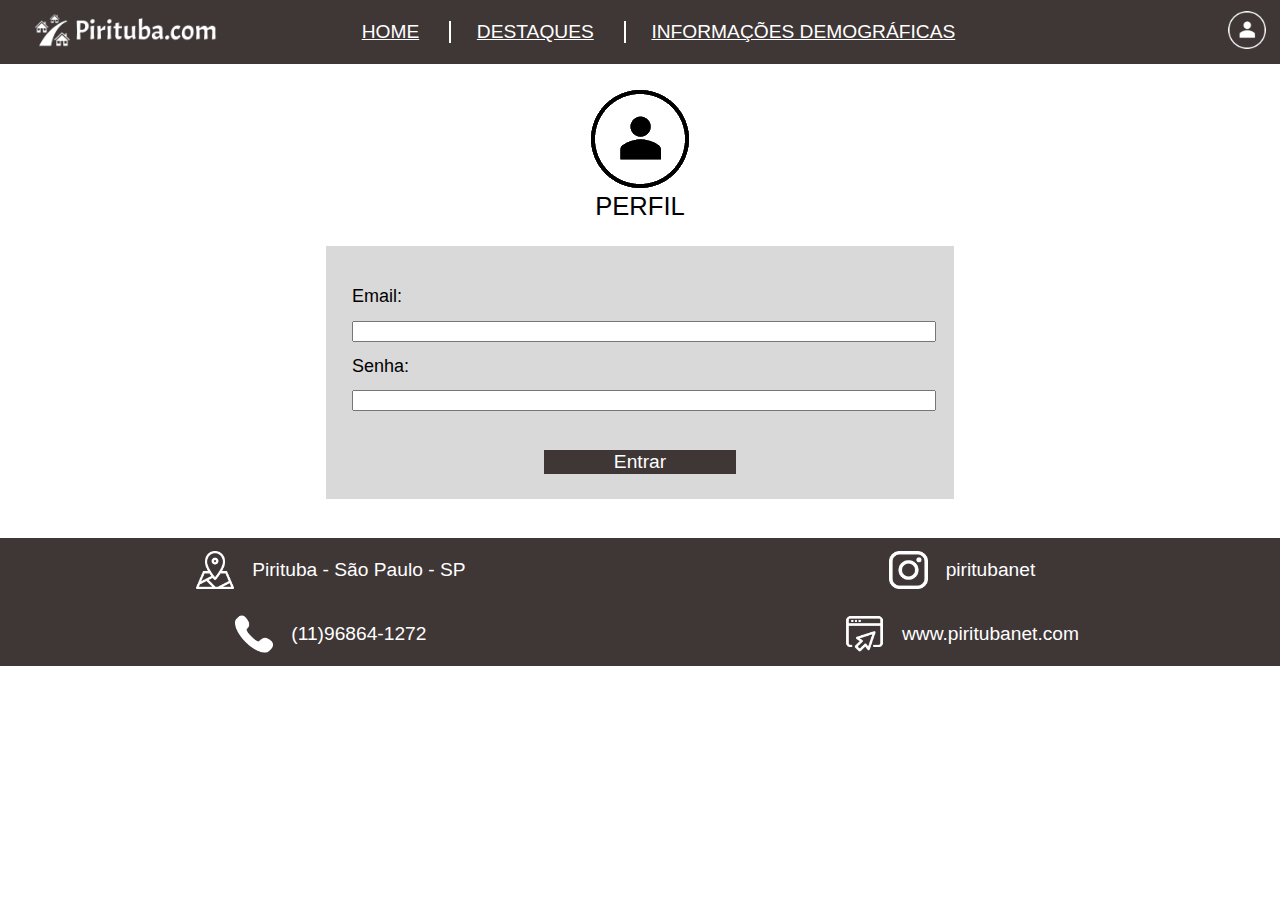
<file: site nina/logar.html>
<!DOCTYPE html>
<html lang="pt-Br">
<head>
    <meta charset="UTF-8">
    <meta http-equiv="X-UA-Compatible" content="IE=edge">
    <meta name="viewport" content="width=device-width, initial-scale=1.0">
   
    <link rel="stylesheet" href="styles/logar.css">
    <link rel="stylesheet" href="styles/menu.css">
    <link rel="stylesheet" href="styles/rodapé.css">
    <link rel="shortcut icon" href="img/icones/logosite_ico.png.svg" type="image/x-icon" />
    <title>Pirituba.com - Login</title>
</head>
<body>
    <header>
        <div>
            <img class="logo" src="img/icones/logo.png" alt="logo site">
        </div>
        <nav>
            <ul>
                <li><a href="index.html">home</a></li>
                <li><a href="destaques.html">destaques</a></li>
                <li><a href="informações.html">informações demográficas</a></li>
            </ul>
        </nav>
        <div>
            <a href="logar.html"><img class="perfil" src="img/icones/logar.png" alt="perfil"></a>
        </div>
    </header>
    <main>
        <section>
            <div class="fotoPerfil">
                <img src="img/icones/logar preto.png" alt="">
                <p>perfil</p>
            </div>
            <div class="formulario">
                <div class="email">
                    <p>Email:</p>
                    <input type="text">
                </div>
                <div class="senha">
                    <p>Senha:</p>
                    <input type="password" name="" id="">
                </div>
                <button class="enviar"><a href="index.html">Entrar</a></button>
            </div>
        </section>
    </main>
    <footer>
        <div>
            <div>
                <a href="https://goo.gl/maps/THcJGbrKmmXYhrsR9" target="_blank">
                    <img src="img/icones/mapa.png" alt="">
                    <p>Pirituba - São Paulo - SP</p>
                </a>
            </div>
            <div>
                <a href="https://www.instagram.com/piritubanet/" target="_blank">
                    <img src="img/icones/instagram.png" alt="">
                    <p>piritubanet</p>
                </a>
            </div>
        </div>
        <div>
            <div>
                <a href="tel:+5511968641272" target="_blank">
                    <img src="img/icones/telefone.png" alt="">
                    <p>(11)96864-1272</p>
                </a>
            </div>
            <div>
                <a href="https://www.pirituba.net/" target="_blank">
                    <img src="img/icones/pagina-da-internet.png" alt="">
                    <p>www.piritubanet.com</p>
                </a>
            </div>
        </div>
    </footer>
</body>
</html>
</file>
<file: site nina/styles/home.css>
.sessão{
    background-color: #3F3636;
    width: 100%;
    padding: 0;
    color: white;
    text-transform: uppercase;
    text-align: center;
    font-size: 2vw;
}
.sessão h2{
    margin-top: 0;
}
h2 span{
    font-weight: lighter;
}
table{
    width: 80%;
    margin: auto;
}
table .texto{
    font-size: 1.8vw;
    margin: 0 2vw 0 2vw;
    line-height: 2vw;
}

table img{
    width: 100%;
    height: 25vw;
    object-fit: cover;
    border-radius: 0.5vw;
    box-shadow: 5px 5px 10px rgba(0, 0, 0, 0.685);
}
.video{
    width: 100%;
    text-align: center;
}
.video iframe{
    width: 70%;
    height: 40vw;
}
.video p{
    width: 85%;
    font-size: 1.6vw;
    text-align: right;
}
</file>
<file: site nina/styles/menu.css>
*{
    font-family: 'NATS', sans-serif;
}
.banner-pirituba{
    z-index: -1;
    position: relative;
    text-align: center;
}
.imagem-pirituba{
    background-image: url(../img/background-página-inicial.png);
    background-position: center top;
    background-repeat: no-repeat;
    background-size: cover;
    background-attachment: fixed;
    padding-top: 25%;
    padding-bottom: 25%;
} 
.banner .titulo{
    position: absolute;
    width: 60vw;
    height: 12vw;
    text-align: center;
    top: calc(50% - 6vw);
    left: calc(50% - 30vw);
    text-transform: uppercase;
    color: white;
}
.titulo h1{
    vertical-align: middle;
    font-size: 10vw;
    line-height: 0;
}
body{
    margin: 0;
    padding: 0;
}
header{
    background-color: #3F3636;
    width: 100%;
    position: fixed;
    z-index: 2;
    display: table;
}
header > *{
    height: 5vw;
    display: table-cell;
    vertical-align: middle;
}
header li{
    display: inline-block;
}
header li ~ li{
    border-left: 2px solid white;
}
header li > *{
    color: white;
    text-transform: uppercase;
    font-size: 1.5vw;
    margin: 0;
    padding: 2vw;
}
.logo{
    width: 15vw;
    padding-left: 2vw;
}
.perfil{
    width: 3vw;
}
</file>
<file: site nina/styles/rodapé.css>
footer{
    margin-top: 5vw;
    width: 100%;
    background-color: #3F3636;
    text-align: center;
}
footer > div{
    margin: auto;
    width: 100%;
}
footer div > div{
    display: inline-block;
    width: 49%;
}
.imgHome{
    padding-top: 3vw;
    width: 90%
}
footer img{
    width: 3vw;
    margin: 1vw;
}
footer a{
    color: white;
    text-decoration: none;
    font-size: 1.5vw;
}
footer a > *{
    display: inline-block;
    vertical-align: middle;
}
</file>
<file: site nina/styles/destaques.css>
.titulo p{
    position: absolute;
    top: 25%;
    left: 32%;
    font-size: 5vw;
    animation: intro 1s linear;
    color: rgb(94, 96, 110);
}
.sessão{
    background-color: #3F3636;
    width: 100%;
    padding: 0;
    color: white;
    text-transform: uppercase;
    text-align: center;
    font-size: 2vw;
}
.sessão h2{
    margin-top: 0;
}
h2 span{
    font-weight: lighter;
}
.intro{
    width: 80%;
    margin: auto;
    text-align: center;
}
.intro p{
    text-align: left;
    font-size: 1.5vw;
    line-height: 1.8vw;
    margin-right: 2vw;
}
.intro > div{
    width: 47%;
    display: inline-block;
    vertical-align: middle;
}
.intro iframe{
    height: 25vw;
    width: 100%;
    border-radius: 1vw;
}
.imagensAssunto{
    margin: auto;
    width: 80%;
    text-align: center;
}
.imagensAssunto ul{
    padding: 0;
    width: 100%;
}
.imagensAssunto li{
    position: relative;
    width: 32%;
    margin: 0.2vw;
    display: inline-block;
}
.imagensAssunto img{
    width: 100%;
    border-radius: 0.5vw;
}
.tituloImg{
    z-index: 1;
    position: absolute;
    color: white;
    bottom: 0.8vw;
    border-radius: 0 0 0.5vw 0.5vw;
    background: linear-gradient(180deg, rgba(0, 0, 0, 0) 0%, rgba(0, 0, 0, 0.32) 11.59%, #000000 100%);
    width: 100%;
}
@keyframes intro{
    0%{
        margin-top: -10px;
        opacity: 0;
    }
    100%{
        margin-top: 60px;
        opacity: 1;
    }
}
</file>
<file: site nina/styles/informações.css>
.titulo p{
    position: absolute;
    top: 40%;
    left: 10%;
    font-size: 4vw;
    animation: intro 1s linear;
    color: rgb(94, 96, 110);
}
.sessão{
    background-color: #3F3636;
    width: 100%;
    padding: 0;
    color: white;
    text-transform: uppercase;
    text-align: center;
    font-size: 2vw;
}
.sessão h2{
    margin-top: 0;
}
h2 span{
    font-weight: lighter;
}
.conteudo{ 
    width: 80%;
    margin: auto;
}
.conteudo > div{
    margin: 5vw;
    padding: 2vw;
    background-color: #D9D9D9;
    display: table;
}
.mapa{
    position: relative;
}
.conteudo img{
    width: 30vw !important;
    height: 25vw;
    object-fit: cover;
}
.conteudo .texto{
    font-size: 1.5vw;
}
.mapaTexto{
    vertical-align: middle;
    background: #3F3636;
    height: 2vw;
    width: 100%;
    color: white;
    text-align: center;
}
.conteudo div > *{
    width: 50%;
    vertical-align: middle;
    display: table-cell;
}
.cobertura table{
    margin: auto;
    width: 70%;
}
td{
    width: 50%;
}
table tr img{
    width: 100%;
    border-radius: 0.5vw;
}
.cards{
    width: 100%;
    padding: 0;
    text-align: center;
}
.cards li{
    background: #D9D9D9;
    width: 20vw;
    height: 25vw;
    border-radius: 0.5vw;
    box-shadow: 5px 5px 10px rgba(0, 0, 0, 0.39);
    display: inline-block;
    margin: 2vw;
}
.cards img{
    width: 30%;
    margin-top: 2vw;
}
.cards div div{
    margin: auto;
    position: relative;
    height: 14vw;
    width: 80%;
}
.cards p{
    position: absolute;
    font-size: 2.5vw;
    line-height: 3vw;
    width: 100%;
    font-family: 'acme', sans-serif;
}
.bigNumber{
    font-size: 5vw !important;
    font-family: 'acme', sans-serif;
}
.bigNumber2{
    position: absolute;
    width: 100%;
    bottom: 0;
    left: 0;
    font-size: 3.5vw !important;
    font-family: 'acme', sans-serif;
}
table p{
    font-size: 1.5vw;
}
table tr:nth-child(4){
    text-align: center;
}
table tr:nth-child(4) img{
    width: 60vw !important;
}
@keyframes intro{
    0%{
        margin-top: -10px;
        opacity: 0;
    }
    100%{
        margin-top: 60px;
        opacity: 1;
    }
}
.table {
background-color: #D9D9D9;
}
</file>
<file: site nina/styles/logar.css>
main{
    position: relative;
    width: 100%;
    top: 7vw;;
}
main section{
    width: 90%;
    padding-bottom: 5vw;
    margin: auto;
    text-align: center;
}

.fotoPerfil p{
    margin-top: 0;
    text-transform: uppercase;
    line-height: normal;
}
.formulario p{
    font-size: 18px;
}
.formulario{
    margin: auto;
    width: 50%;
    padding: 2vw;
    background: #D9D9D9;
}
.formulario input{
    width: 100%;
}
.formulario p{
    text-align: left;
}
button{
    margin-top: 3vw;
    width: 15vw;
    background: #3F3636;
    border: 0;
    transition: all 0.3s;
}
button:hover{
    background-color: black;
}
button a{
    font-size: 1.5vw;
    color: white;
    text-transform: capitalize;
    text-decoration: none;
}
main p{
    font-size: 2vw;
    line-height: 1vw;

}
</file>
